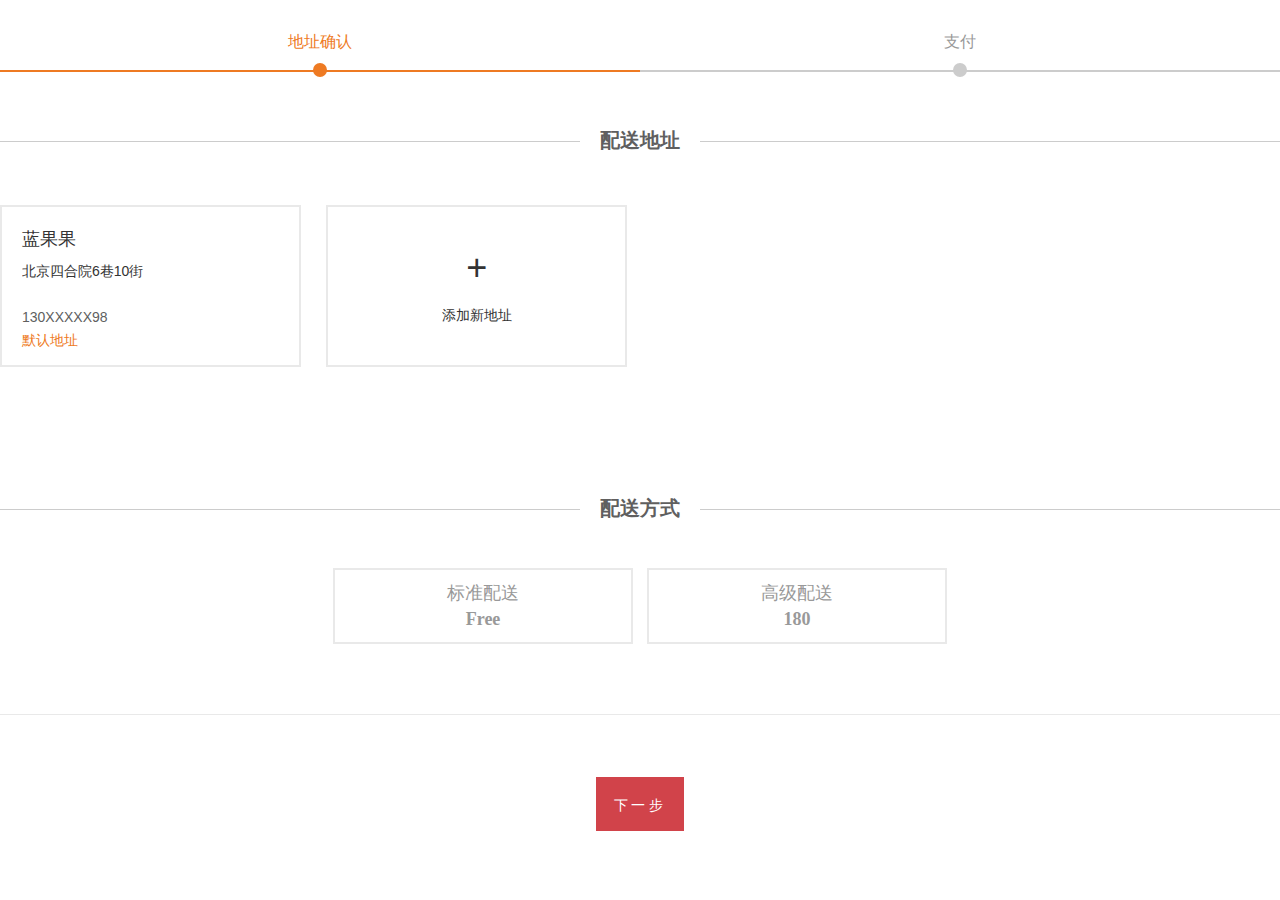
<file: location.html>
<!DOCTYPE html>
<html lang="en">
<head>
    <meta charset="UTF-8">
    <meta name="viewport" content="width=device-width, initial-scale=1.0">
    <meta http-equiv="X-UA-Compatible" content="ie=edge">
    <title>地址确定</title>
    <link href="css/base.css" rel="stylesheet">
    <link href="css/checkout.css" rel="stylesheet">
    <link href="css/modal.css" rel="stylesheet">
</head>
<body>
        <div class="container">
                <div class="checkout-addr">
                  <!-- process step -->
                  <div class="check-step">
                    <ul>
                      <li class="cur">地址确认</li>
                     
                      <li>支付</li>
                      
                    </ul>
                  </div>
          
                  <!-- 配送地址 -->
                  <div class="checkout-title">
                    <span>配送地址</span>
                  </div>
                  <div class="addr-list-wrap">
                    <div class="addr-list">
                      <ul>
                        <li>
                          <dl>
                            <dt>蓝果果</dt>
                            <dd class="address">北京四合院6巷10街</dd>
                            <dd class="tel">130XXXXX98</dd>
                          </dl>
                          <div class="addr-opration addr-edit">
                            <a href="javascript:;" class="addr-edit-btn">
                              <svg class="icon icon-edit"><use xlink:href="#icon-edit"></use></svg>
                            </a>
                          </div>
                          <div class="addr-opration addr-del">
                            <a href="javascript:;" class="addr-del-btn">
                              <svg class="icon icon-del"><use xlink:href="#icon-del"></use></svg>
                            </a>
                          </div>
                          <div class="addr-opration addr-set-default">
                            <a href="javascript:;" class="addr-set-default-btn"><i>设为默认</i></a>
                          </div>
                          <div class="addr-opration addr-default">默认地址</div>
                        </li>
          
                        <li class="addr-new">
                          <div class="add-new-inner">
                            <i class="icon-add" style="
                            font-size: 36px;
                        ">
                              +
                            </i>
                            <p>添加新地址</p>
                          </div>
                        </li>
                      </ul>
                    </div>
          
                
                  </div>
          
                <!-- 如何配送 -->
                  <div class="checkout-title">
                    <span>配送方式</span>
                  </div>
                  <div class="shipping-method-wrap">
                    <div class="shipping-method">
                      <ul>
                        <li>
                          <div class="name">标准配送</div>
                          <div class="price">Free</div>
                        </li>
                        <li>
                          <div class="name">高级配送</div>
                          <div class="price">180</div>
                        </li>
                      </ul>
                    </div>
                  </div>
                  <div class="next-btn-wrap">
                    <a href="./payment.html" class="btn btn--red">下一步</a>
                  </div>
                 
               
                </div>
              </div>
</body>
</html>
</file>
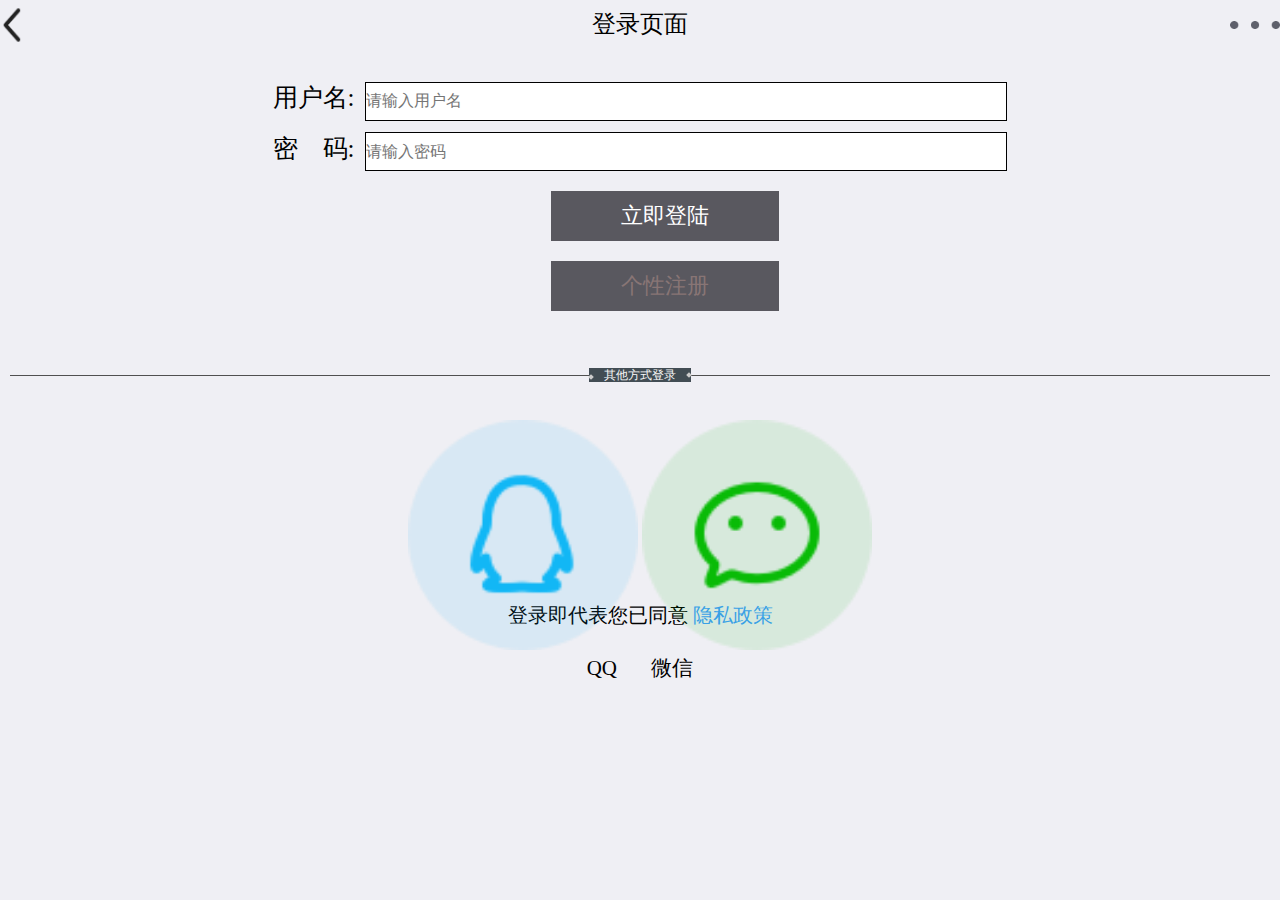
<file: login.html>
<!DOCTYPE html>
<html lang="en">

<head>
    <meta charset="UTF-8">
    <meta name="viewport" content="width=device-width, initial-scale=1.0">
    <meta http-equiv="X-UA-Compatible" content="ie=edge">
    <title>登陆界面</title>

    <script type="text/javascript">
        function foo() {

            if (myform.name.value == "") {
                alert("请输入用户名");
                myform.name.focus();
                return false;
            }
            if (myform.pwd.value == "") {
                alert("请输入密码");
                myform.pwd.focus();
                return false;
            }
            if (myform.yzm.value == "") {
                alert("请输入验证码");
                myform.yzm.focus();
                return false;
            }
        }
    </script>

    <style type="text/css">
    *{
        margin: 0;
        padding: 0;
    }
    html{
        height: 100%;
    }
    body{
        /* background-image: url(https://timgsa.baidu.com/timg?image&quality=80&size=b9999_10000&sec=1551947686862&di=583a6ed32de492dafe797166cd9ac2d9&imgtype=0&src=http%3A%2F%2Fimg.htmleaf.com%2F1502%2Fdm4.jpg); */
        background: #efeff4;
background-size: cover;
background-repeat: no-repeat;
    }
a {
    text-emphasis: none;
    color: #887575;
    text-decoration: none;
}

.container {
    width: 100%;
    text-align: center;
    border-radius: 25px;
    font-size: 28px;
    /* box-shadow: 0 0 20px #222; */
    /* width: 380px; */
    /* height: 400px; */
    height: 100%;
    /* margin: 0 auto; */
    /* margin-top: 200px; */
    /* background-color: rgba(152, 242, 242, 0.23); */
}

        div.right {
            position: relative;
          
            top: 20px;
        }
        .right p {
    font-size: 25px;
    margin-top: 11px;
}
 input {
    /* width: 180px; */
    width: 50%;
    height: 37px;
    border: none;
    outline: none;
    border: 1px solid;
    margin: 0 0 0 11px;
    font-size: 16px;

}
button {
    background-color: rgba(2, 0, 8, 0.63);
    border: none;
    /* color: #110c0f; */
    color: white;
    padding: 10px 70px;
    text-align: center;
    display: inline-block;
    font-size: 22px;
    cursor: pointer;
  
    margin-top: 9px;
    margin-left: 50px;
}
.buTT{
    /* background-color: rgba(2, 0, 8, 0.63); */
    border: none;
    /* color: #110c0f; */
    /* color: white; */
    padding: 10px 70px;
    text-align: center;
    display: inline-block;
    font-size: 25px;
    cursor: pointer;
    margin-top: 30px;
    margin-left: 50px;  
}
.buTT::before{

}
em{
    font-style: normal;
}
header {
    position: relative;
}
header {
    /* height: 100%; */
    line-height: 49px;
    width: 100%;
    /* background: #a3cbd8; */
    font-size: 1.17rem;
    z-index: 999;
    text-align: center;
}
header::after{
    content: "";
    position: absolute;
    z-index: 1;
    pointer-events: none;
    /* background-color: #e5e5e5; */
    height: 1px;
    left: 0;
    right: 0;
    bottom: 0;
}
.icon {
    width: 44px;
    height: 50px;
    display: block;
    position: absolute;
    /* margin-top: 5px; */
}
i{
    width: 50px;
    height: 50px;
    
}
.icon .zuojiantou img{
    width: 100%;
    height: 100%;
    
}
.right_dian{
    display: inline-block;
    width: 50px;
    height: 50px;
    position: absolute;
    right: 0;
    background: url([data-uri]) no-repeat 50%;
    background-size: 100%;
}
.gouwuche{
    font-size: 24px;
}
.login-type {
    margin-top:4.88rem
}
.quick-login {
    height: 105px;
    position: relative;
    padding: 24px 0 0;
    /* border-top: 1px solid #efefef; */
    text-align: center;
}
.quick-login h4 {
    font-size: 2.12rem;
    font-weight: 400;
    position: absolute;
    top: 1.86rem;
    left: 40%;
    background-color: #fff;
    padding: .05rem .15rem;
    color: #ccc;
}
.quick-qq {
    height: 105px;
    position: relative;
    padding: 24px 0 0;
    /* border-top: 1px solid #efefef; */
    text-align: center;
}
.quick-qq .txt-qq{
    font-size: 21px;
    font-weight: 400
}
.txt-qq span{
    margin-left: 29px;
}

.agreement-tips {
    margin-top: 59px;
    text-align: center;
    font-size: 33px;
    color: #bebebe;
}
.agreement-tips p{
    font-size: 20px;
    color: black;
}

.agreement-tips a {
    width: auto;
    margin: 0;
    color: #409eff;
}

/* 可能还想要 */
.shopcart{
    position: relative;
    margin: 15px 0;
    height: 1em;
    line-height: 1em;
    text-align: center;
    font-size: 12px;
    color: #f9f9f9;
}
.shopcart-title{
    z-index: 2;
    position: relative;
    padding: 0 15px;
    background-color: #424d54;
}
/*  */
.shopcart::after{
    content: "";
    position: absolute;
    z-index: 1;
    pointer-events: none;
    background-color: #505050;
    height: 1px;
    left: 0;
    right: 0;
    top: 0;
    left: 10px;
    right: 10px;
    top: 50%;
}

.shopcart-title::before{
    content: "";
    position: absolute;
    left: 0;
    top: 50%;
    /* margin-top: -2px; */
    width: 4px;
    height: 4px;
    background-color: #ccc;
    -webkit-transform: rotate(45deg);
    transform: rotate(45deg);
}
.shopcart-title::after{
    content: "";
    position: absolute;
    right: 0;
    top: 50%;
    margin-top: -2px;
    width: 4px;
    height: 4px;
    background-color: #ccc;
    -webkit-transform: rotate(45deg);
    transform: rotate(45deg);
}

    </style>

</head>

<body>
    <header id="header">
        <span class="icon">
            <a href="./index.html"> <i class="zuojiantou"><img src="./images/zuobian1.png" alt=""></i></a>
        </span>
        <span class="gouwuche">登录页面</span>
        <div class="right_dian"></div>
    </header>

    <form name="myform" method="POST">

        <div class="container" style="font-size:17px">
            <div class="right">
             

                <p>
                    用户名:<input type="text" name="username" id="name" placeholder="请输入用户名">
                </p>

                <p>
                    密&#12288码:<input type="password" name="password" id="pwd" placeholder="请输入密码">
                </p>


                


                <p>
                    <button class="button">立即登陆</button>
                   <p>  <button> <a href="reg.html">个性注册</a></button></p>
                </p>


            </div>
        </div>

        <div class="login-type">
            <div class="shopcart">
                <span class="shopcart-title">
                    其他方式登录
                </span>
            </div>
            
            <div class="quick-qq">
                <i class="icon-img"><img style="width:18%" src="[data-uri]" alt="">
                    <img style="width:18%" src="[data-uri]" alt="">
                </i>
                <p class="txt-qq">QQ
                    <span>微信</span>
                </p>
                
                
            </div>


            <br>
        
        </div>

        <div class="agreement-tips">
            <p>登录即代表您已同意
                <a href="###">隐私政策</a>
            </p>
        </div>











        <script>
            var btn = document.querySelector("button");
            btn.addEventListener("click", onSubmit)



            var xmlhttp;

            var username, password;
            function loadXMLDoc(url, cfunc, data) {
                if (window.XMLHttpRequest) {// IE7+, Firefox, Chrome, Opera, Safari 代码
                    xmlhttp = new XMLHttpRequest();
                }
                else {// IE6, IE5 代码
                    xmlhttp = new ActiveXObject("Microsoft.XMLHTTP");
                }

                xmlhttp.onreadystatechange = cfunc;
                xmlhttp.open("POST", url, true);

                xmlhttp.setRequestHeader("Content-type", "application/x-www-form-urlencoded");

                xmlhttp.send(data);
            }

            function onSubmit(ev) {
                ev.preventDefault();
                username = document.querySelector("#name").value
                password = document.querySelector("#pwd").value

                var data = `username=${username}&password=${password}`

                loadXMLDoc("./php/login.php", function () {
                    if (xmlhttp.readyState == 4 && xmlhttp.status == 200) {
                        localStorage.setItem("name", xmlhttp.responseText);
                        location.href = "index.html"
                    }
                }, data);

                window.alert('登录成功！')
                
                // fetch('login.php')
                //     .then(response => response.json())
                //     .then(data => {
                //         // data就是我们请求的repos
                //         console.log(data)
                //     });
            }

        </script>




    </form>
</body>

</html>
</file>
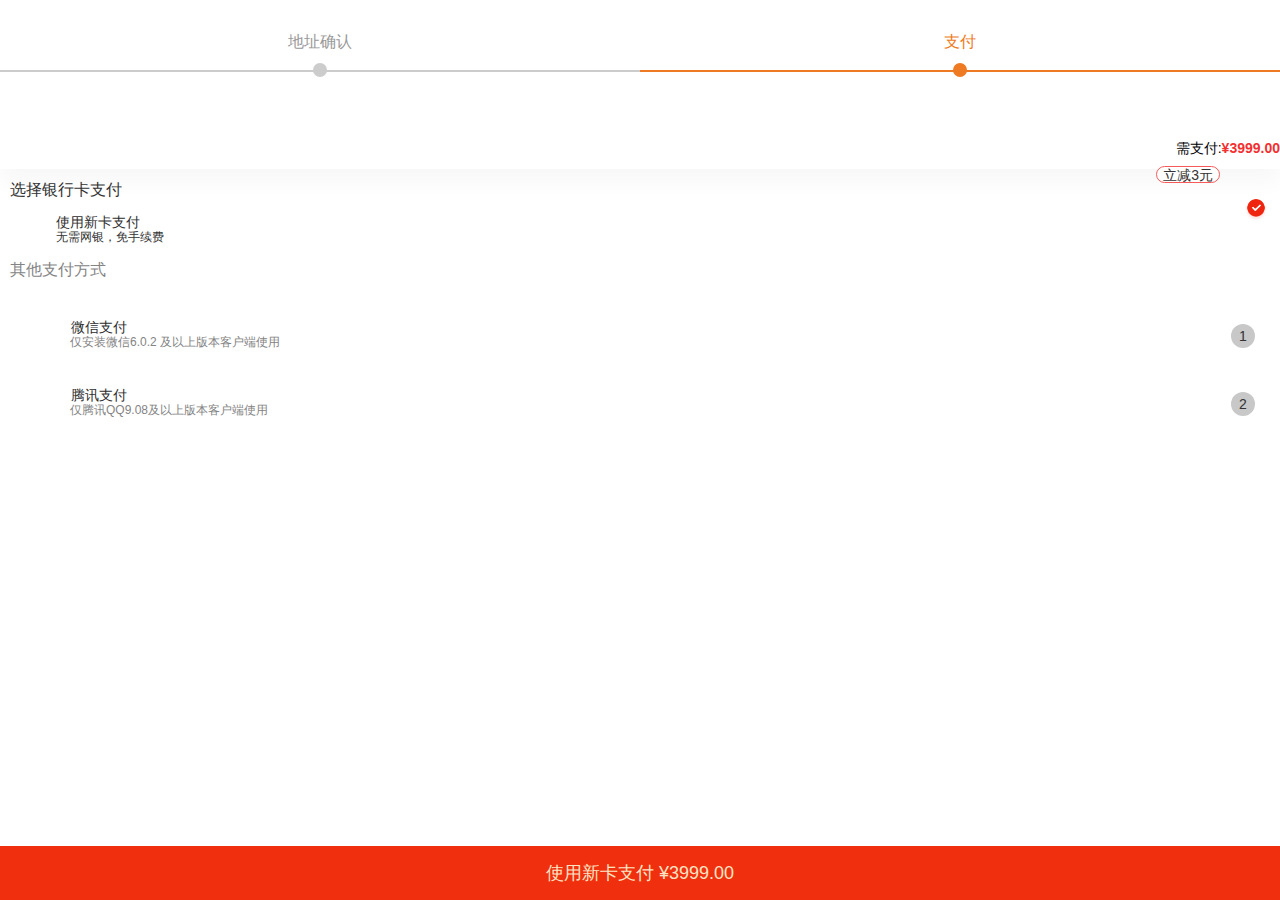
<file: payment.html>
<!DOCTYPE html>
<html lang="en">

<head>
    <meta charset="UTF-8">
    <meta name="viewport" content="width=device-width, initial-scale=1.0">
    <meta http-equiv="X-UA-Compatible" content="ie=edge">
    <title>确认支付</title>
    <link href="css/base.css" rel="stylesheet">
    <link href="css/checkout.1.css" rel="stylesheet">
    <link rel="stylesheet" href="css/zhifu.css">
</head>

<body>
    <div class="container">
        <div class="checkout-addr">
            <!-- process step -->
            <div class="check-step">
                <ul>
                    <li>地址确认</li>

                    <li class="cur">支付</li>

                </ul>
            </div>
        </div>

        <div class="order-bar-wrap">
            <div class="order-bar">
                <span class="JS-pay-tip pay-tip">需支付:</span>
                <span class="pay-total">
                    <strong class="JS-pay-total">¥3999<em>.00</em></strong>
                </span>
            </div>
        </div>

        <div class="main-contain">
            <h3 style="display: block;">选择银行卡支付</h3>
            <ul class="pay-list">
                <li>
                    <a href="" class="pay-list-link">
                        <span class="pay-icon"></span>
                        <span class="title-main">使用新卡支付</span>
                        <span class="choose-coupons" style="display: inline-block;"><span>立减3元</span></span>
                        <span class="title-vice">无需网银，免手续费</span>
                    </a>
                </li>
            </ul>


        </div>
        <h3 class="tille-bar" style="display: block; margin-top: 30px;padding-left: 10px">其他支付方式</h3>

        <div class="weixinzhifu">
            <ul>

                <li><a href="###"><span class="pay-icon1"></span>
                        <span class="wei-price">微信支付</span>
                        <span class="title-vice1">仅安装微信6.0.2 及以上版本客户端使用</span></a></li>
                <button type="text">1
            </ul>
        </div>

        <div class="weixinzhifu">
            <ul>

                <li><a href="###"><span class="pay-icon2"></span>
                        <span class="wei-price">腾讯支付</span>
                        <span class="title-vice1">仅腾讯QQ9.08及以上版本客户端使用</span></a></li>
                <button type="text">2
            </ul>
        </div>


        <a href="javascript:;" class="pay-next" style="display: inline;" onclick="shopnext()">使用新卡支付 ¥3999.00</a>




    </div>
</body>
<script>
    shopnext=function(){
       
        alert('滴~~~~支付成功！')
        window.location.href="./index.html";
    }

</script>
</html>
</file>
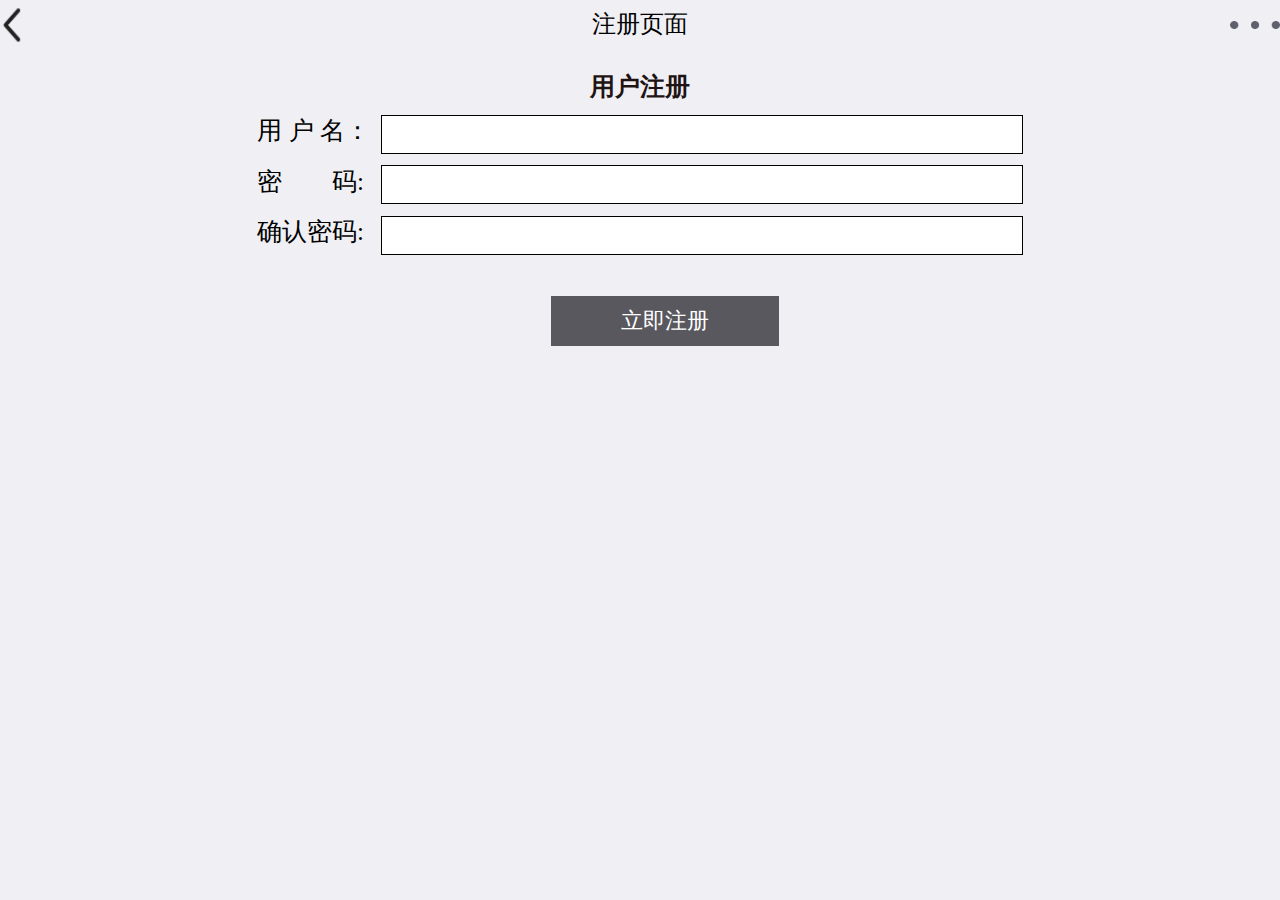
<file: reg.html>
<!DOCTYPE html>
<html lang="en">
<head>
    <meta charset="UTF-8">
    <meta name="viewport" content="width=device-width, initial-scale=1.0">
    <meta http-equiv="X-UA-Compatible" content="ie=edge">



 <title>登陆界面</title>

 <script type="text/javascript">
 function checkinput()
 {
 if(myform.name.value=="")
 {
 alert("请输入用户名");
 myform.name.focus();
 return false;
 }
 if (myform.pwd.value=="")
 {
 alert("请输入密码");
 myform.pwd.focus();
 return false;
 }

 if(myform.pwd.value != myform.pwdconfirm.value){
 alert("你输入的两次密码不一致，请重新输入！");
 myform.pwd.focus();
 return false;
 }

 if (myform.yzm.value=="")
 {
 alert("请输入验证码");
 myform.yzm.focus();
 return false;
 }

 }
 </script>
 <style type="text/css">
    *{
        margin: 0;
        padding: 0;

    }
html{
    height: 100%;
}
 body{background-color: rgba(223, 255, 231, 0.28);
 background: #efeff4;
 font-size: 18px;
/* background-image: url(https://timgsa.baidu.com/timg?image&quality=80&size=b9999_10000&sec=1551947686862&di=583a6ed32de492dafe797166cd9ac2d9&imgtype=0&src=http%3A%2F%2Fimg.htmleaf.com%2F1502%2Fdm4.jpg); */
background-size: cover;
background-repeat: no-repeat;
 }

 .container {
    width: 100%;
    text-align: center;
    border-radius: 25px;
    font-size: 28px;
    /* box-shadow: 0 0 20px #222; */
    /* width: 380px; */
    /* height: 400px; */
    height: 100%;
    /* margin: 0 auto; */
    /* margin-top: 200px; */
    /* background-color: rgba(152, 242, 242, 0.23); */
}
 .right {
 position: relative;
 /* left: 40px; */
 top: 20px;

 }
 .right p {
    font-size: 25px;
    margin-top: 11px;
}
input {
    /* width: 180px; */
    width: 50%;
    height: 37px;
    border: none;
    outline: none;
    border: 1px solid;
    margin: 0 0 0 11px;
    font-size: 16px;
}

button {
    background-color: rgba(2, 0, 8, 0.63);
    border: none;
    /* color: #110c0f; */
    color: white;
    padding: 10px 70px;
    text-align: center;
    display: inline-block;
    font-size: 22px;
    cursor: pointer;
    margin-top: 30px;
    margin-left: 50px;
}

em{
    font-style: normal;
}
header {
    position: relative;
}
header {
    /* height: 100%; */
    line-height: 49px;
    width: 100%;
    /* background: #a3cbd8; */
    font-size: 1.17rem;
    z-index: 999;
    text-align: center;
}
header::after{
    content: "";
    position: absolute;
    z-index: 1;
    pointer-events: none;
    /* background-color: #e5e5e5; */
    height: 1px;
    left: 0;
    right: 0;
    bottom: 0;
}
.icon {
    width: 44px;
    height: 50px;
    display: block;
    position: absolute;
    /* margin-top: 5px; */
}
i{
    width: 50px;
    height: 50px;
    
}
.icon .zuojiantou img{
    width: 100%;
    height: 100%;
    
}
.right_dian{
    display: inline-block;
    width: 50px;
    height: 50px;
    position: absolute;
    right: 0;
    background: url([data-uri]) no-repeat 50%;
    background-size: 100%;
}
.gouwuche{
    font-size: 24px;
}
 </style>


</head>
<body>


    <header id="header">
        <span class="icon">
            <a href="./login.html"> <i class="zuojiantou"><img src="./images/zuobian1.png" alt=""></i></a>
        </span>
        <span class="gouwuche">注册页面</span>
        <div class="right_dian"></div>
    </header>


<form action="./php/reg.php" method="post" name="myform" onsubmit=" return checkinput();" >
 <div class="container">
 <div class="right">
 <h2 style="color:#1f1313; font-size: 25px;">用户注册</h2>

 <p>用 户 名：<input type="text" name="name" id="name"></p>
 <p>密　　码: <input type="password" name="pwd" id="pwd"></p>
 <p>确认密码: <input type="password" name="pwdconfirm" id="pwdconfirm"></p>

 <p><button type="submit" value="注册" >立即注册</button></p>
 </div>
 </div>
 </form>
</body>
</html>
</file>
<file: css/base.css>
/* base */
*,
*::before,
*::after {
  box-sizing: border-box; }

html,
body {
  overflow-x: hidden; }

html {
  font-family: sans-serif;
  font-size: 100%;
  -ms-text-size-adjust: 100%;
  -webkit-text-size-adjust: 100%; }

body {
  margin: 0;
  padding: 0; }

ul, ol {
  list-style: none;
  margin: 0;
  padding: 0; }

div, p, dl, dt, dd {
  margin: 0;
  padding: 0; }

li,
dl,
dt,
dd,
h1,
h2,
h3,
h4,
h5,
h6,
hgroup,
p,
blockquote,
figure,
form,
fieldset,
input,
legend,
pre,
abbr,
button {
  margin: 0;
  padding: 0; }

h1,
h2,
h3,
h4,
h5,
h6 {
  font-weight: normal; }

pre,
code,
address,
caption,
th,
figcaption {
  font-size: 1em;
  font-weight: normal;
  font-style: normal; }

fieldset,
iframe,
img {
  border: 0; }

caption,
th {
  text-align: left; }

table {
  border-collapse: collapse;
  border-spacing: 0; }

article,
aside,
footer,
header,
nav,
main,
section,
summary,
details,
figure,
figcaption {
  display: block; }

audio,
canvas,
video,
progress {
  display: inline-block;
  vertical-align: baseline; }

button {
  background: none;
  border: 0;
  box-sizing: border-box;
  color: inherit;
  cursor: pointer;
  font: inherit;
  line-height: inherit;
  overflow: visible;
  vertical-align: inherit; }

button:disabled {
  cursor: default; }

a {
  color: inherit;
  text-decoration: none; }

a:active,
a:hover {
  outline: 0; }

h1 {
  font-size: 2em; }

img {
  border: 0; }

[hidden] {
  display: none; }

.nobr {
  white-space: nowrap; }

i,
em,
code {
  font-style: normal; }

b,
strong {
  font-weight: bold; }

sub,
sup {
  font-size: 75%;
  line-height: 0;
  position: relative;
  vertical-align: baseline; }

sup {
  top: -0.5em; }

button,
input,
select,
textarea {
  font-family: inherit;
  /* 1 */
  font-size: 100%;
  /* 2 */
  margin: 0;
  /* 3 */ }

input:focus,
select:focus,
textarea:focus,
button:focus, button:active {
  outline: none; }

table {
  border-collapse: collapse;
  border-spacing: 0; }

.clearfix:after {
  visibility: hidden;
  display: block;
  content: " ";
  clear: both; }

.clearfix {
  zoom: 1; }

@media print {
  body,
  #main,
  #content {
    color: #000; }
  a,
  a:link,
  a:visited {
    color: #000;
    text-decoration: none; } }


html {
  font-size: 10px; }

body {
  font-size: 1.4rem;
  font-family: sans-serif;
  color: #333;
  font-family: "akkurat", sans-serif; }

.container {
  max-width: 1280px;
  margin: 0 auto; }

@media only screen and (max-width: 1280px) {
  .container {
    width: 100%; } }

.btn {
  display: inline-block;
  height: 54px;
  line-height: 54px;
  padding: 0 1.2em;
  text-align: center;
  font-size: 18px;
  font-family: "moderat", sans-serif;
  transition: all .3s ease-out; }
  .btn:hover {
    background-color: #fff;
    color: #e02614;
    transition: all .3s ease-out; }

.btn--orange {
  background-color: #EE7A23;
  border: 1px #EE7A23 solid;
  color: #fff; }
  .btn--orange:hover {
    background-color: #fff;
    color: #EE7A23; }

.btn--white {
  background-color: #fff;
  border: 1px #d1434a solid;
  color: #d1434a; }
  .btn--white:hover {
    background-color: #d1434a;
    color: #fff; }

.btn--red {
  background-color: #d1434a;
  border: 1px #d1434a solid;
  color: #fff; }
  .btn--red:hover {
    background-color: #fff;
    color: #d1434a; }

.btn--gray-white {
  background-color: none;
  border: 1px #605F5F solid;
  color: #605F5F; }
  .btn--gray-white:hover {
    background-color: #605F5F;
    color: #fff; }

.btn--dis {
  background-color: #ccc;
  border: 1px #ccc solid;
  color: #fff;
  cursor: disabled; }
  .btn--dis:hover {
    background-color: #ccc;
    color: #fff; }

input[type="text"], textarea {
  padding: .5em 20px;
  border: 1px solid #bbb;
  background: white; }

.up-down-btn {
  color: #EE7A23; }

.i-up-down {
  position: relative;
  display: inline-block;
  width: 14px;
  height: 6px;
  vertical-align: middle;
  z-index: 2;
  -ms-transform: translateY(2px);
      transform: translateY(2px);
  transition: transform .3s ease-out; }
  .i-up-down i {
    position: absolute;
    top: 0;
    width: 8px;
    height: 1px;
    background: #EE7A23; }
  .i-up-down .i-up-down-l {
    left: 0;
    -ms-transform: rotate(40deg);
        transform: rotate(40deg);
    transition: transform .3s ease-out; }
  .i-up-down .i-up-down-r {
    right: 0;
    -ms-transform: rotate(-40deg);
        transform: rotate(-40deg);
    transition: all .3s ease-out; }

.select-self {
  position: relative;
  display: inline-block;
  cursor: pointer; }

.select-self-area {
  width: auto;
  background: #f0f0f0;
  border-radius: 3px;
  min-width: 50px;
  max-width: 240px;
  height: 30px;
  line-height: 30px; }
  .select-self-area .select-ipt {
    display: block;
    height: 100%;
    padding: 0 2em 0 1em;
    border: 0;
    color: #605F5F;
    overflow: hidden; }
  .select-self-area .select-btn {
    position: absolute;
    right: 0;
    top: 0;
    width: 1.286em;
    height: 100%;
    background: #fff;
    border: 1px solid #ccc;
    border-radius: 3px;
    text-align: center; }
    .select-self-area .select-btn .i-up-down {
      width: 8px;
      top: 0;
      left: 0; }
      .select-self-area .select-btn .i-up-down i {
        width: 5px;
        height: 2px;
        background-color: #605F5F; }

.select-self-white .select-self-area {
  background: #fff;
  border: 1px solid #ccc;
  border-radius: 0; }

.select-self-white .select-btn {
  border: none;
  background: none; }

.select-options {
  display: none;
  position: absolute;
  top: 30px;
  left: 0;
  width: 100%;
  max-height: 210px;
  background: #f0f0f0;
  border-radius: 0 0 3px 3px;
  overflow-y: auto;
  z-index: 1; }
  .select-options li {
    padding: .5em 15px;
    border-top: 1px solid #e9e9e9;
    text-align: left; }
    .select-options li:hover {
      color: #EE7A23; }

.select-self-open {
  border-radius: 3px 3px 0 0; }
  .select-self-open .select-options {
    display: block; }
  .select-self-open .i-up-down .i-up-down-l {
    left: 0;
    -ms-transform: rotate(-40deg);
        transform: rotate(-40deg);
    transition: transform .3s ease-out; }
  .select-self-open .i-up-down .i-up-down-r {
    right: 0;
    -ms-transform: rotate(40deg);
        transform: rotate(40deg);
    transition: all .3s ease-out; }
  .select-self-open .select-options {
    z-index: 102; }

.select-self:hover, .up-down-btn:hover, .up-down-btn.open {
  transition: all .3s ease-out; }
  .select-self:hover .i-up-down-l, .up-down-btn:hover .i-up-down-l, .up-down-btn.open .i-up-down-l {
    -ms-transform: rotate(-40deg);
        transform: rotate(-40deg);
    transition: all .3s ease-out; }
  .select-self:hover .i-up-down-r, .up-down-btn:hover .i-up-down-r, .up-down-btn.open .i-up-down-r {
    -ms-transform: rotate(40deg);
        transform: rotate(40deg);
    transition: all .3s ease-out; }
</file>
<file: css/checkout.css>
@charset "UTF-8";
.check-step {
  padding: 5px 0; }
  .check-step ul {
    display: -ms-flexbox;
    display: flex;
    margin: 25px 0 50px 0; }
    .check-step ul:after {
      visibility: hidden;
      display: block;
      content: " ";
      clear: both; }
  .check-step li {
    position: relative;
    float: left;
    -ms-flex: 1;
    flex: 1;
    width: 25%;
    line-height: 1.5em;
    padding: 0 1em 1em 1em;
    border-bottom: 2px solid #ccc;
    color: #999;
    font-size: 16px;
    text-align: center; }
    .check-step li:after {
      position: absolute;
      bottom: -7px;
      left: 50%;
      margin-left: -7px;
      content: "";
      width: 14px;
      height: 14px;
      border-radius: 50%;
      background: #ccc; }
    .check-step li.cur {
      border-color: #EE7A23;
      color: #EE7A23; }
    .check-step li.cur:after {
      background: #EE7A23; }

@media only screen and (max-width: 767px) {
  .check-step ul {
    margin: 10px 0 25px 0; }
  .check-step li {
    font-size: 12px; } }

.addr-list ul:after {
  visibility: hidden;
  display: block;
  content: " ";
  clear: both; }

.addr-list li {
  position: relative;
  float: left;
  width: 23.5%;
  height: 162px;
  margin: 10px 2% 10px 0;
  padding: 20px 20px 40px 20px;
  background: #fff;
  border: 2px solid #e9e9e9;
  overflow: hidden;
  cursor: pointer; }
  .addr-list li dt {
    margin-bottom: 10px;
    font-size: 18px; }
  .addr-list li dd {
    margin-bottom: 6px;
    line-height: 20px; }
  .addr-list li .address {
    height: 40px;
    overflow: hidden; }
  .addr-list li .tel {
    color: #605F5F; }
  .addr-list li .addr-opration {
    position: absolute; }
    .addr-list li .addr-opration .icon {
      width: 100%;
      height: 100%; }
    .addr-list li .addr-opration:hover .icon {
      fill: #EE7A23; }
  .addr-list li .addr-edit {
    display: none;
    top: 20px;
    right: 20px;
    width: 20px;
    height: 20px; }
  .addr-list li .addr-del {
    display: none;
    bottom: 20px;
    right: 20px;
    width: 20px;
    height: 20px; }
  .addr-list li .addr-set-default, .addr-list li .addr-default {
    bottom: 15px;
    left: 20px;
    color: #EE7A23; }
.addr-list li .addr-set-default {
  display: none;
}
  .addr-list li:nth-child(4n) {
    margin-right: 0; }
  .addr-list li:hover {
    border-color: #EE7A23; }
  .addr-list li.addr-new {
    color: #333;
    text-align: center; }
    .addr-list li.addr-new .add-new-inner {
      padding-top: 20px; }
      .addr-list li.addr-new .add-new-inner .icon-add {
        display: inline-block;
        width: 50px;
        height: 50px; }
        .addr-list li.addr-new .add-new-inner .icon-add .icon-add {
          width: 50px;
          height: 50px;
          fill: #605F5F; }
      .addr-list li.addr-new .add-new-inner p {
        margin-top: 10px; }
  .addr-list li.check {
    border-color: #EE7A23;
    border-width: 2px; }
    .addr-list li.check .addr-opration {
      display: block; }

.shipping-addr-more {
  margin-top: 10px;
  text-align: center; }

@media only screen and (max-width: 991px) {
  .addr-list {
    padding: 0 10px; }
    .addr-list li {
      width: 49%;
      margin-right: 2%; }
      .addr-list li:nth-child(4n) {
        margin-right: 2%; }
      .addr-list li:nth-child(2n) {
        margin-right: 0; } }

@media only screen and (max-width: 767px) {
  .addr-list {
    padding: 0 10px; }
    .addr-list li {
      width: 100%;
      margin: 5px 0; } }

.cart-item {
  display: table;
  width: 100%; }

.cart-item-head {
  display: table-header-group;
  width: 100%; }
  .cart-item-head ul {
    display: table-row;
    width: 100%; }
  .cart-item-head li {
    display: table-cell;
    height: 54px;
    line-height: 54px;
    background: #605F5F;
    color: #fff;
    font-size: 18px;
    text-align: center; }
    .cart-item-head li:nth-child(2), .cart-item-head li:nth-child(3), .cart-item-head li:nth-child(4), .cart-item-head li:nth-child(5) {
      width: 12%;
      padding: 0 10px; }

.cart-item-list {
  display: table-row-group; }
  .cart-item-list > li {
    position: relative;
    display: table-row;
    padding: 36px 0; }
    .cart-item-list > li > div {
      position: relative;
      display: table-cell;
      text-align: center;
      vertical-align: top;
      border-bottom: 1px solid #e9e9e9; }
    .cart-item-list > li.disabled > div:after {
      position: absolute;
      top: 0;
      left: 0;
      content: "";
      width: 100%;
      height: 100%;
      background: rgba(96, 95, 95, 0.3);
      z-index: 5; }
  .cart-item-list .cart-tab-1 {
    min-height: 72px;
    padding: 36px 0;
    text-align: left;
    border-left: 1px solid #e9e9e9; }
  .cart-item-list .cart-tab-2 {
    padding-top: 64px; }
  .cart-item-list .cart-tab-3 {
    padding-top: 48px; }
  .cart-item-list .cart-tab-4 {
    padding-top: 64px; }
  .cart-item-list .cart-tab-5 {
    padding-top: 62px;
    border-right: 1px solid #e9e9e9; }
  .cart-item-list .cart-item-check {
    float: left;
    padding: 28px 0 28px 22px; }
  .cart-item-list .cart-item-pic {
    float: left;
    width: 80px;
    height: 72px;
    margin-left: 22px;
    border: 1px solid #e9e9e9;}
    .cart-item-list .cart-item-pic img {
      width: 100%;
      height: 100%;
      cursor:pointer;}
  .cart-item-list .cart-item-title {
    min-height: 58px;
    padding: 0 20px 0 160px; }
    .cart-item-list .cart-item-title .item-name {
      margin: 2px 0 10px;
      line-height: 16px;
      color: #000; }
    .cart-item-list .cart-item-title .item-count-down .icon-clock {
      width: 14px;
      height: 14px;
      fill: #605F5F;
      vertical-align: middle; }
    .cart-item-list .cart-item-title .item-count-down .item-count-down-time {
      display: inline-block;
      height: 14px;
      line-height: 14px;
      padding: 0 5px;
      background: #f0f0f0;
      font-size: 12px;
      color: #605F5F; }
  .cart-item-list .item-include {
    position: relative;
    padding-left: 160px; }
    .cart-item-list .item-include dl {
      padding-right: 60px; }
      .cart-item-list .item-include dl dt {
        float: left;
        width: 65px; }
      .cart-item-list .item-include dl dd {
        margin-bottom: 13px;
        padding-left: 65px;
        color: #999; }
      .cart-item-list .item-include dl:after {
        visibility: hidden;
        display: block;
        content: " ";
        clear: both; }
    .cart-item-list .item-include .item-include-more {
      position: absolute;
      right: 10px;
      top: 0; }
  .cart-item-list .item-stock {
    margin-top: 5px;
    font-size: 12px;
    color: #999; }
  .cart-item-list .item-stock-no {
    color: #d1434a; }
  .cart-item-list .item-price-total {
    color: #d1434a; }

.item-check-btn {
  display: inline-block;
  width: 16px;
  height: 16px;
  border: 1px solid #ccc;
  border-radius: 50%;
  text-align: center;
  vertical-align: middle;
  cursor: pointer; }
  .item-check-btn .icon-ok {
    display: none;
    width: 100%;
    height: 100%;
    fill: #fff;
    -ms-transform: scale(0.8);
        transform: scale(0.8); }
  .item-check-btn.check {
    background: #EE7A23;
    border-color: #EE7A23; }
    .item-check-btn.check .icon-ok {
      display: inline-block; }

.item-edit-btn {
  display: inline-block;
  width: 16px;
  height: 20px; }
  .item-edit-btn .icon-del {
    width: 100%;
    height: 100%;
    fill: #999; }

.order-item .cart-item-list .cart-item-title, .order-item .cart-item-list .item-include {
  padding-left: 122px; }

.order-item .select-self-area .select-ipt {
  padding: 0;
  text-align: center; }

@media only screen and (max-width: 991px) {
  .cart-item {
    display: block;
    background: #f0f0f0; }
  .cart-item-head {
    display: none; }
  .cart-item-list {
    display: block; }
    .cart-item-list > li {
      position: relative;
      display: block;
      margin-bottom: 10px;
      padding: 0;
      background: #fff;
      border-top: 1px solid #e9e9e9;
      border-bottom: 1px solid #e9e9e9; }
      .cart-item-list > li > div {
        position: static;
        display: block;
        border: none; }
      .cart-item-list > li.disabled:after {
        position: absolute;
        top: 0;
        left: 0;
        content: "";
        width: 100%;
        height: 100%;
        background: rgba(96, 95, 95, 0.3);
        z-index: 5; }
      .cart-item-list > li.disabled > div:after {
        display: none; }
    .cart-item-list .cart-tab-1 {
      padding: 18px 0 0 0;
      border: none; }
    .cart-item-list .cart-tab-2 {
      display: none; }
    .cart-item-list .cart-tab-3 {
      float: left;
      width: 50%;
      padding: 8px 0 8px 10px;
      text-align: left; }
    .cart-item-list .cart-tab-4 {
      float: right;
      width: 50%;
      padding: 15px 10px 14px 0;
      text-align: right; }
    .cart-item-list .cart-tab-5 {
      clear: both;
      padding: 0; }
    .cart-item-list .cart-item-check {
      padding-left: 10px; }
    .cart-item-list .cart-item-pic {
      margin-left: 10px; }
    .cart-item-list .cart-item-title {
      height: 72px;
      padding: 0 10px 0 126px; }
    .cart-item-list .item-include {
      clear: both;
      margin-top: 10px;
      padding: 0 10px 0 36px;
      border-bottom: 1px solid #e9e9e9; }
    .cart-item-list .item-quantity > div {
      display: inline-block;
      margin-right: 3px;
      vertical-align: middle; }
    .cart-item-list .item-stock {
      margin-top: 0; }
    .cart-item-list .cart-item-opration {
      position: absolute;
      top: 60px;
      right: 10px; }
  .order-item .cart-item-list .cart-item-title {
    padding-left: 100px; }
  .order-item .cart-item-list .item-include {
    padding-left: 10px; } }

.shipping-method {
  text-align: center; }
  .shipping-method li {
    display: inline-block;
    width: 300px;
    margin: 5px;
    padding: 10px;
    background: #fff;
    border: 2px solid #e9e9e9;
    font-size: 18px;
    line-height: 26px;
    text-align: center;
    color: #999;
    font-family: "Moderat";
    cursor: pointer; }
    .shipping-method li .price {
      font-weight: bold; }
    .shipping-method li.check {
      border-color: #EE7A23;
      color: #333; }
    .shipping-method li:hover {
      border-color: #EE7A23; }

@media only screen and (max-width: 767px) {
  .shipping-method {
    padding: 10px; }
    .shipping-method li {
      width: 100%;
      margin: 5px 0; } }

.apply-promotion {
  font-size: 0;
  text-align: center;
  background: #fff; }
  .apply-promotion li {
    display: inline-block;
    font-size: 14px;
    width: 25%;
    min-height: 114px;
    vertical-align: top; }
    .apply-promotion li p {
      margin-top: 12px;
      font-size: 18px; }
  .apply-promotion .type i {
    display: inline-block;
    width: 60px;
    height: 60px;
    background: url(../../img/icon_sprite@2x.png) no-repeat 0 0;
    background-size: 128px 122px; }
  .apply-promotion .type.type-cash i {
    background-position: -68px 0; }
  .apply-promotion .type.type-sale i {
    width: 66px; }
  .apply-promotion .type.type-off i {
    background-position: 0 -62px; }

@media only screen and (max-width: 767px) {
  .apply-promotion li {
    border-right: 1px solid #e9e9e9; }
    .apply-promotion li:last-child, .apply-promotion li:nth-child(4n) {
      border-right: none; }
    .apply-promotion li .type {
      -ms-transform: scale(0.66);
          transform: scale(0.66); } }

.price-count ul {
  display: table;
  width: 100%; }

.price-count li {
  display: table-row;
  font-size: 18px; }
  .price-count li span {
    display: table-cell;
    height: 36px;
    padding-right: 10px;
    vertical-align: top;
    text-align: right; }
    .price-count li span:first-child {
      color: #999; }
    .price-count li span:last-child {
      width: 110px; }

.price-count .order-total-price span:last-child {
  color: #d1434a; }

.tips_pop {
  position: relative; }
  .tips_pop .i_info {
    display: inline-block;
    width: 12px;
    height: 12px;
    background: url(../../img/info.png) no-repeat 0 0;
    background-size: 100% auto;
    border-radius: 50%; }
  .tips_pop .tips_pop_box {
    position: absolute;
    bottom: 28px;
    left: -250px;
    display: none;
    width: 274px;
    padding: 20px 10px;
    background: #fff;
    border: 1px solid #e9e9e9;
    border-radius: 5px; }
  .tips_pop .i_down {
    position: absolute;
    bottom: -6px;
    left: 250px;
    display: inline-block;
    width: 10px;
    height: 10px;
    border-right: 1px solid #e9e9e9;
    border-bottom: 1px solid #e9e9e9;
    background: #fff;
    -ms-transform: rotate(45deg);
        transform: rotate(45deg); }
  .tips_pop:hover .tips_pop_box {
    display: block; }

.tee_tips_pop {
  display: inline-block;
  margin-right: 44px;
  font-size: 14px;
  text-align: left; }
  .tee_tips_pop dt {
    margin-bottom: 10px;
    color: #333; }
  .tee_tips_pop .tee_pop_box em {
    display: inline-block;
    width: 190px;
    vertical-align: top; }
  .tee_tips_pop .tee_pop_box .price {
    width: 50px;
    text-align: right; }
  .tee_tips_pop .tee_pop_box .tee_total {
    margin-top: 13px;
    padding-top: 13px;
    border-top: 1px solid #f0f0f0; }
    .tee_tips_pop .tee_pop_box .tee_total em {
      color: #333; }
  .tee_tips_pop .tee_pop_box .price {
    color: #d1434a; }

@media only screen and (max-width: 991px) {
  .price-count li {
    font-size: 16px; }
    .price-count li span {
      height: 29px; } }

/*  订单成功  */
.order-create {
  padding: 30px 0 40px 0;
  background: #fff;
  text-align: center; }

.order-create-pic {
  width: 288px;
  margin: 0 auto;
  margin-bottom: 18px; }
  .order-create-pic img {
    width: 100%; }

.order-create-main h3 {
  margin-bottom: 18px;
  font-size: 32px;
  line-height: 1.5em; }

.order-create-main p {
  margin-bottom: 86px;
  font-size: 16px;
  line-height: 1.5em;
  color: #666; }

.order-create-main .order-create-btn-wrap {
  max-width: 460px;
  margin: 0 auto;
  padding: 0 5px; }
  .order-create-main .order-create-btn-wrap > div {
    float: left;
    width: 50%;
    padding: 0 10px; }
  .order-create-main .order-create-btn-wrap .btn {
    width: 100%;
    min-width: auto; }
  .order-create-main .order-create-btn-wrap:after {
    visibility: hidden;
    display: block;
    content: " ";
    clear: both; }

.order-create-main .get-lecode {
  margin-bottom: 40px;
  padding: 0 10px; }
  .order-create-main .get-lecode .lecode-main {
    max-width: 767px;
    margin: 0 auto 10px auto;
    padding: 37px 0;
    border: 1px dashed #EE7A23; }
    .order-create-main .get-lecode .lecode-main .lecode-num {
      margin-bottom: 20px;
      color: #EE7A23;
      font-size: 20px; }
  .order-create-main .get-lecode .get-lecode-tips {
    color: #999;
    line-height: 16px;
    line-height: 18px; }

@media only screen and (max-width: 767px) {
  .order-create-pic img {
    width: 55.55%; }
  .order-create-main h3 {
    margin-bottom: 10px;
    font-size: 20px; }
  .order-create-main p {
    margin-bottom: 40px; }
    .order-create-main p span {
      display: block; }
  .order-create-main .order-create-btn-wrap > div {
    padding: 0 5px; }
  .order-create-main .order-create-btn-wrap .btn {
    font-size: 16px; }
  .order-create-main .get-lecode .lecode-main {
    width: 100%; } }

.checkout .btn {
  min-width: 220px; }

.checkout-title {
  position: relative;
  margin-bottom: 41px;
  text-align: center; }
  .checkout-title span {
    position: relative;
    padding: 0 1em;
    background-color: #fff;
    font-family: "moderat", sans-serif;
    font-weight: bold;
    font-size: 20px;
    color: #605F5F;
    z-index: 1; }
  .checkout-title:before {
    position: absolute;
    top: 50%;
    left: 0;
    content: "";
    width: 100%;
    height: 1px;
    background: #ccc;
    z-index: 0; }

/** 确认地址 **/
.addr-list-wrap {
  min-height: 300px;
  padding-bottom: 40px; }

.shipping-method-wrap {
  padding-bottom: 65px; }

.checkout-addr .next-btn-wrap {
  padding: 62px 0;
  border-top: 1px solid #e9e9e9;
  text-align: center; }

/** cart **/
.cart {
  padding: 69px 0 54px 0; }

.cart-foot-wrap {
  height: 54px;
  line-height: 54px;
  margin-top: 18px; }
  .cart-foot-wrap .cart-foot-l {
    float: left;
    font-size: 16px;
    padding: 0 22px; }
  .cart-foot-wrap .item-all-check {
    float: left;
    color: #EE7A23; }
    .cart-foot-wrap .item-all-check .item-check-btn {
      margin-right: 18px; }
    .cart-foot-wrap .item-all-check span {
      vertical-align: middle; }
  .cart-foot-wrap .item-all-del {
    float: left;
    margin-top: 2px;
  }
  .cart-foot-wrap .cart-foot-r {
    float: right; }
  .cart-foot-wrap .item-total {
    float: left;
    margin-right: 31px;
    color: #605F5F;
    font-size: 18px; }
    .cart-foot-wrap .item-total .total-price {
      margin-left: 16px;
      color: #d1434a;
      font-family: "moderat", sans-serif; }
  .cart-foot-wrap .next-btn-wrap {
    float: right; }
  .cart-foot-wrap:after {
    visibility: hidden;
    display: block;
    content: " ";
    clear: both; }

/** order confirm **/
.checkout-order {
  padding: 69px 0 54px 0; }

.confirm-item-list-wrap {
  margin-bottom: 124px; }

.redeem-coupon-wrap {
  margin-bottom: 123px;
  text-align: center; }
  .redeem-coupon-wrap .text-redeem {
    width: 380px;
    height: 54px;
    line-height: 54px;
    margin-right: 16px;
    vertical-align: top; }

.apply-promotion-wrap {
  margin-bottom: 124px; }

.price-count-wrap {
  margin-bottom: 26px;
  padding-top: 62px;
  border-top: 1px solid #e9e9e9; }

.order-foot-wrap .prev-btn-wrap {
  float: left; }

.order-foot-wrap .next-btn-wrap {
  float: right; }

.order-foot-wrap:after {
  visibility: hidden;
  display: block;
  content: " ";
  clear: both; }

@media only screen and (max-width: 1280px) {
  .container {
    width: 100%; } }

@media only screen and (max-width: 991px) {
  .cart {
    padding-top: 40px; }
  .cart-foot-wrap .cart-foot-l {
    padding: 0 10px; } }

@media only screen and (max-width: 767px) {
  .checkout {
    background: #f0f0f0; }
  .checkout-title {
    margin: 0 10px 13px 10px; }
    .checkout-title span {
      font-size: 14px;
      background: #f0f0f0 !important; }
  .next-btn-wrap {
    position: fixed;
    bottom: 0;
    left: 0;
    width: 100%;
    z-index: 101; }
    .next-btn-wrap .btn {
      display: block;
      width: 100%; }
  .checkout-addr .next-btn-wrap {
    padding: 0;
    border: none; }
  .cart, .checkout-order {
    padding-top: 13px; }
  .cart-foot-wrap {
    height: 42px;
    line-height: 42px;
    margin: 0; }
    .cart-foot-wrap .cart-foot-l {
      display: none; }
    .cart-foot-wrap .item-total {
      float: none;
      margin-right: 10px;
      font-size: 16px; }
  .confirm-item-list-wrap, .redeem-coupon-wrap, .apply-promotion-wrap {
    margin-bottom: 23px; }
  .redeem-coupon-wrap .redeem-coupon {
    margin: 0 10px; }
  .redeem-coupon-wrap .text-redeem {
    width: 100%;
    margin-bottom: 8px; }
  .redeem-coupon-wrap .btn {
    width: 100%; }
  .price-count-wrap {
    margin: 0;
    padding-top: 0;
    border: none; }
  .tee_tips_pop {
    display: none; }
  .order-foot-wrap .prev-btn-wrap {
    display: none; }
  .addr-list-wrap {
    padding-bottom: 23px; } }

/** 订单详情 **/
</file>
<file: css/modal.css>
.md-modal {
    position: fixed;
    top: 50%;
    left: 50%;
    width: 535px;
    height: auto;
    -webkit-transform: translate(-50%,-50%);
    -ms-transform: translate(-50%,-50%);
    transform: translate(-50%,-50%);
    visibility: hidden;
    z-index: 201;
}
.md-modal-transition.md-show .md-modal-inner {
    -webkit-transform: translateY(0);
    -ms-transform: translateY(0);
    transform: translateY(0);
    opacity: 1;
    -webkit-transition: all .5s ease-out;
    transition: all .5s ease-out;
}
.md-modal-transition .md-modal-inner {
    background: #fff;
    -webkit-transform: translateY(20%);
    -ms-transform: translateY(20%);
    transform: translateY(20%);
    opacity: 0;
    -webkit-transition: all .3s ease-out;
    transition: all .3s ease-out;
}
.md-modal .md-modal-inner {
    padding: 60px 50px;
}
.md-modal .confirm-tips {
    min-height: 5.65em;
}
.md-modal .confirm-tips, .md-modal .alert-tips {
    font-size: 14px;
    font-weight: 200;
    text-align: center;
}
.md-modal .btn-wrap {
    margin-top: 20px;
    text-align: center;
    font-size: 0;
}
.md-modal .btn-wrap .btn {
    width: 45%;
    min-width: 80px;
    margin: 0 2.5%;
}
.md-modal .md-close {
    position: absolute;
    top: 7px;
    right: 7px;
    width: 34px;
    height: 34px;
    -webkit-transform: scale(0.5);
    -ms-transform: scale(0.5);
    transform: scale(0.5);
    text-indent: -8000px;
}
.md-modal .md-close:hover:before {
    -webkit-transform: rotate(-135deg);
    -ms-transform: rotate(-135deg);
    transform: rotate(-135deg);
}
.md-modal .md-close:hover:before, .md-modal .md-close:hover:after {
    -webkit-transition: -webkit-transform .3s ease-out;
    transition: -webkit-transform .3s ease-out;
    transition: transform .3s ease-out;
    transition: transform .3s ease-out,-webkit-transform .3s ease-out;
}
.md-modal .md-close:before {
    -webkit-transform: rotate(-45deg);
    -ms-transform: rotate(-45deg);
    transform: rotate(-45deg);
}
.md-modal .md-close:before, .md-modal .md-close:after {
    position: absolute;
    top: 16px;
    left: -4px;
    content: "";
    width: 44px;
    height: 3px;
    background: #605f5f;
    -webkit-transition: -webkit-transform .5s ease-out;
    transition: -webkit-transform .5s ease-out;
    transition: transform .5s ease-out;
    transition: transform .5s ease-out,-webkit-transform .5s ease-out;
}
.md-modal .md-close:hover:after {
    -webkit-transform: rotate(-45deg);
    -ms-transform: rotate(-45deg);
    transform: rotate(-45deg);
}
.md-modal .md-close:after {
    -webkit-transform: rotate(45deg);
    -ms-transform: rotate(45deg);
    transform: rotate(45deg);
}
.md-show {
    visibility: visible;
}

.md-overlay {
    position: fixed;
    top: 0;
    left: 0;
    width: 100%;
    height: 100%;
    background: rgba(0,0,0,0.5);
    z-index: 200;
}

.btn {
    display: inline-block;
    height: 54px;
    line-height: 54px;
    padding: 0 1.2em;
    text-align: center;
    font-size: 14px;
    font-family: "moderat",sans-serif;
    -webkit-transition: all .3s ease-out;
    transition: all .3s ease-out;
    border: 1px solid #d1434a;
    color: #d1434a;
    text-transform: uppercase;
    letter-spacing: .25em;
    white-space: nowrap;
}
.btn--m {
    height: 45px;
    line-height: 45px;
}
.btn--s{

    height:30px;
    line-height:30px;
}
input, select, button {
    vertical-align: middle;
}

.btn--m {
    height: 45px;
    line-height: 45px;
}
.btn--red {
    background-color: #d1434a;
    border-color: #d1434a;
    color: #fff;
}
.btn:hover, .btn[href]:hover {
    background-color: #d1434a;
    color: #fff;
    -webkit-transition: all .3s ease-out;
    transition: all .3s ease-out;
}
.btn--red:hover {
    background-color: #fff;
    color: #d1434a;
}
button {
    background: 0;
    border: 0;
    -webkit-box-sizing: border-box;
    box-sizing: border-box;
    color: inherit;
    cursor: pointer;
    font: inherit;
    line-height: inherit;
    overflow: visible;
    vertical-align: inherit;
}
.md-form-item{
    margin:10px;
}
.md-form-item__label {
    text-align: right;
    vertical-align: middle;
    float: left;
    font-size: 14px;
    color: #48576a;
    line-height: 1;
    padding: 11px 12px 11px 0;
    box-sizing: border-box;
}
.md-form-item__content {
    line-height: 36px;
    position: relative;
    font-size: 14px;
}
.md-input__inner {
    -webkit-appearance: none;
    -moz-appearance: none;
    appearance: none;
    background-color: #fff;
    background-image: none;
    border-radius: 4px;
    border: 1px solid #333;
    box-sizing: border-box;
    color: #1f2d3d;
    display: block;
    font-size: inherit;
    height: 36px;
    line-height: 1;
    outline: 0;
    padding: 3px 10px;
    transition: border-color .2s cubic-bezier(.645,.045,.355,1);
    width: 100%;
}
.md-input__inner:focus{border-color:#20a0ff}
</file>
<file: css/checkout.1.css>
@charset "UTF-8";
.check-step {
  padding: 5px 0; }
  .check-step ul {
    display: -ms-flexbox;
    display: flex;
    margin: 25px 0 50px 0; }
    .check-step ul:after {
      visibility: hidden;
      display: block;
      content: " ";
      clear: both; }
  .check-step li {
    position: relative;
    float: left;
    -ms-flex: 1;
    flex: 1;
    width: 25%;
    line-height: 1.5em;
    padding: 0 1em 1em 1em;
    border-bottom: 2px solid #ccc;
    color: #999;
    font-size: 16px;
    text-align: center; }
    .check-step li:after {
      position: absolute;
      bottom: -7px;
      left: 50%;
      margin-left: -7px;
      content: "";
      width: 14px;
      height: 14px;
      border-radius: 50%;
      background: #ccc; }
    .check-step li.cur {
      border-color: #EE7A23;
      color: #EE7A23; }
    .check-step li.cur:after {
      background: #EE7A23; }

@media only screen and (max-width: 767px) {
  .check-step ul {
    margin: 10px 0 25px 0; }
  .check-step li {
    font-size: 12px; } }

.addr-list ul:after {
  visibility: hidden;
  display: block;
  content: " ";
  clear: both; }

.addr-list li {
  position: relative;
  float: left;
  width: 23.5%;
  height: 162px;
  margin: 10px 2% 10px 0;
  padding: 20px 20px 40px 20px;
  background: #fff;
  border: 2px solid #e9e9e9;
  overflow: hidden;
  cursor: pointer; }
  .addr-list li dt {
    margin-bottom: 10px;
    font-size: 18px; }
  .addr-list li dd {
    margin-bottom: 6px;
    line-height: 20px; }
  .addr-list li .address {
    height: 40px;
    overflow: hidden; }
  .addr-list li .tel {
    color: #605F5F; }
  .addr-list li .addr-opration {
    position: absolute; }
    .addr-list li .addr-opration .icon {
      width: 100%;
      height: 100%; }
    .addr-list li .addr-opration:hover .icon {
      fill: #EE7A23; }
  .addr-list li .addr-edit {
    display: none;
    top: 20px;
    right: 20px;
    width: 20px;
    height: 20px; }
  .addr-list li .addr-del {
    display: none;
    bottom: 20px;
    right: 20px;
    width: 20px;
    height: 20px; }
  .addr-list li .addr-set-default, .addr-list li .addr-default {
    bottom: 15px;
    left: 20px;
    color: #EE7A23; }
.addr-list li .addr-set-default {
  display: none;
}
  .addr-list li:nth-child(4n) {
    margin-right: 0; }
  .addr-list li:hover {
    border-color: #EE7A23; }
  .addr-list li.addr-new {
    color: #333;
    text-align: center; }
    .addr-list li.addr-new .add-new-inner {
      padding-top: 20px; }
      .addr-list li.addr-new .add-new-inner .icon-add {
        display: inline-block;
        width: 50px;
        height: 50px; }
        .addr-list li.addr-new .add-new-inner .icon-add .icon-add {
          width: 50px;
          height: 50px;
          fill: #605F5F; }
      .addr-list li.addr-new .add-new-inner p {
        margin-top: 10px; }
  .addr-list li.check {
    border-color: #EE7A23;
    border-width: 2px; }
    .addr-list li.check .addr-opration {
      display: block; }

.shipping-addr-more {
  margin-top: 10px;
  text-align: center; }

@media only screen and (max-width: 991px) {
  .addr-list {
    padding: 0 10px; }
    .addr-list li {
      width: 49%;
      margin-right: 2%; }
      .addr-list li:nth-child(4n) {
        margin-right: 2%; }
      .addr-list li:nth-child(2n) {
        margin-right: 0; } }

@media only screen and (max-width: 767px) {
  .addr-list {
    padding: 0 10px; }
    .addr-list li {
      width: 100%;
      margin: 5px 0; } }

.cart-item {
  display: table;
  width: 100%; }

.cart-item-head {
  display: table-header-group;
  width: 100%; }
  .cart-item-head ul {
    display: table-row;
    width: 100%; }
  .cart-item-head li {
    display: table-cell;
    height: 54px;
    line-height: 54px;
    background: #605F5F;
    color: #fff;
    font-size: 18px;
    text-align: center; }
    .cart-item-head li:nth-child(2), .cart-item-head li:nth-child(3), .cart-item-head li:nth-child(4), .cart-item-head li:nth-child(5) {
      width: 12%;
      padding: 0 10px; }

.cart-item-list {
  display: table-row-group; }
  .cart-item-list > li {
    position: relative;
    display: table-row;
    padding: 36px 0; }
    .cart-item-list > li > div {
      position: relative;
      display: table-cell;
      text-align: center;
      vertical-align: top;
      border-bottom: 1px solid #e9e9e9; }
    .cart-item-list > li.disabled > div:after {
      position: absolute;
      top: 0;
      left: 0;
      content: "";
      width: 100%;
      height: 100%;
      background: rgba(96, 95, 95, 0.3);
      z-index: 5; }
  .cart-item-list .cart-tab-1 {
    min-height: 72px;
    padding: 36px 0;
    text-align: left;
    border-left: 1px solid #e9e9e9; }
  .cart-item-list .cart-tab-2 {
    padding-top: 64px; }
  .cart-item-list .cart-tab-3 {
    padding-top: 48px; }
  .cart-item-list .cart-tab-4 {
    padding-top: 64px; }
  .cart-item-list .cart-tab-5 {
    padding-top: 62px;
    border-right: 1px solid #e9e9e9; }
  .cart-item-list .cart-item-check {
    float: left;
    padding: 28px 0 28px 22px; }
  .cart-item-list .cart-item-pic {
    float: left;
    width: 80px;
    height: 72px;
    margin-left: 22px;
    border: 1px solid #e9e9e9;}
    .cart-item-list .cart-item-pic img {
      width: 100%;
      height: 100%;
      cursor:pointer;}
  .cart-item-list .cart-item-title {
    min-height: 58px;
    padding: 0 20px 0 160px; }
    .cart-item-list .cart-item-title .item-name {
      margin: 2px 0 10px;
      line-height: 16px;
      color: #000; }
    .cart-item-list .cart-item-title .item-count-down .icon-clock {
      width: 14px;
      height: 14px;
      fill: #605F5F;
      vertical-align: middle; }
    .cart-item-list .cart-item-title .item-count-down .item-count-down-time {
      display: inline-block;
      height: 14px;
      line-height: 14px;
      padding: 0 5px;
      background: #f0f0f0;
      font-size: 12px;
      color: #605F5F; }
  .cart-item-list .item-include {
    position: relative;
    padding-left: 160px; }
    .cart-item-list .item-include dl {
      padding-right: 60px; }
      .cart-item-list .item-include dl dt {
        float: left;
        width: 65px; }
      .cart-item-list .item-include dl dd {
        margin-bottom: 13px;
        padding-left: 65px;
        color: #999; }
      .cart-item-list .item-include dl:after {
        visibility: hidden;
        display: block;
        content: " ";
        clear: both; }
    .cart-item-list .item-include .item-include-more {
      position: absolute;
      right: 10px;
      top: 0; }
  .cart-item-list .item-stock {
    margin-top: 5px;
    font-size: 12px;
    color: #999; }
  .cart-item-list .item-stock-no {
    color: #d1434a; }
  .cart-item-list .item-price-total {
    color: #d1434a; }

.item-check-btn {
  display: inline-block;
  width: 16px;
  height: 16px;
  border: 1px solid #ccc;
  border-radius: 50%;
  text-align: center;
  vertical-align: middle;
  cursor: pointer; }
  .item-check-btn .icon-ok {
    display: none;
    width: 100%;
    height: 100%;
    fill: #fff;
    -ms-transform: scale(0.8);
        transform: scale(0.8); }
  .item-check-btn.check {
    background: #EE7A23;
    border-color: #EE7A23; }
    .item-check-btn.check .icon-ok {
      display: inline-block; }

.item-edit-btn {
  display: inline-block;
  width: 16px;
  height: 20px; }
  .item-edit-btn .icon-del {
    width: 100%;
    height: 100%;
    fill: #999; }

.order-item .cart-item-list .cart-item-title, .order-item .cart-item-list .item-include {
  padding-left: 122px; }

.order-item .select-self-area .select-ipt {
  padding: 0;
  text-align: center; }

@media only screen and (max-width: 991px) {
  .cart-item {
    display: block;
    background: #f0f0f0; }
  .cart-item-head {
    display: none; }
  .cart-item-list {
    display: block; }
    .cart-item-list > li {
      position: relative;
      display: block;
      margin-bottom: 10px;
      padding: 0;
      background: #fff;
      border-top: 1px solid #e9e9e9;
      border-bottom: 1px solid #e9e9e9; }
      .cart-item-list > li > div {
        position: static;
        display: block;
        border: none; }
      .cart-item-list > li.disabled:after {
        position: absolute;
        top: 0;
        left: 0;
        content: "";
        width: 100%;
        height: 100%;
        background: rgba(96, 95, 95, 0.3);
        z-index: 5; }
      .cart-item-list > li.disabled > div:after {
        display: none; }
    .cart-item-list .cart-tab-1 {
      padding: 18px 0 0 0;
      border: none; }
    .cart-item-list .cart-tab-2 {
      display: none; }
    .cart-item-list .cart-tab-3 {
      float: left;
      width: 50%;
      padding: 8px 0 8px 10px;
      text-align: left; }
    .cart-item-list .cart-tab-4 {
      float: right;
      width: 50%;
      padding: 15px 10px 14px 0;
      text-align: right; }
    .cart-item-list .cart-tab-5 {
      clear: both;
      padding: 0; }
    .cart-item-list .cart-item-check {
      padding-left: 10px; }
    .cart-item-list .cart-item-pic {
      margin-left: 10px; }
    .cart-item-list .cart-item-title {
      height: 72px;
      padding: 0 10px 0 126px; }
    .cart-item-list .item-include {
      clear: both;
      margin-top: 10px;
      padding: 0 10px 0 36px;
      border-bottom: 1px solid #e9e9e9; }
    .cart-item-list .item-quantity > div {
      display: inline-block;
      margin-right: 3px;
      vertical-align: middle; }
    .cart-item-list .item-stock {
      margin-top: 0; }
    .cart-item-list .cart-item-opration {
      position: absolute;
      top: 60px;
      right: 10px; }
  .order-item .cart-item-list .cart-item-title {
    padding-left: 100px; }
  .order-item .cart-item-list .item-include {
    padding-left: 10px; } }

.shipping-method {
  text-align: center; }
  .shipping-method li {
    display: inline-block;
    width: 300px;
    margin: 5px;
    padding: 10px;
    background: #fff;
    border: 2px solid #e9e9e9;
    font-size: 18px;
    line-height: 26px;
    text-align: center;
    color: #999;
    font-family: "Moderat";
    cursor: pointer; }
    .shipping-method li .price {
      font-weight: bold; }
    .shipping-method li.check {
      border-color: #EE7A23;
      color: #333; }
    .shipping-method li:hover {
      border-color: #EE7A23; }

@media only screen and (max-width: 767px) {
  .shipping-method {
    padding: 10px; }
    .shipping-method li {
      width: 100%;
      margin: 5px 0; } }

.apply-promotion {
  font-size: 0;
  text-align: center;
  background: #fff; }
  .apply-promotion li {
    display: inline-block;
    font-size: 14px;
    width: 25%;
    min-height: 114px;
    vertical-align: top; }
    .apply-promotion li p {
      margin-top: 12px;
      font-size: 18px; }
  .apply-promotion .type i {
    display: inline-block;
    width: 60px;
    height: 60px;
    background: url(../../img/icon_sprite@2x.png) no-repeat 0 0;
    background-size: 128px 122px; }
  .apply-promotion .type.type-cash i {
    background-position: -68px 0; }
  .apply-promotion .type.type-sale i {
    width: 66px; }
  .apply-promotion .type.type-off i {
    background-position: 0 -62px; }

@media only screen and (max-width: 767px) {
  .apply-promotion li {
    border-right: 1px solid #e9e9e9; }
    .apply-promotion li:last-child, .apply-promotion li:nth-child(4n) {
      border-right: none; }
    .apply-promotion li .type {
      -ms-transform: scale(0.66);
          transform: scale(0.66); } }

.price-count ul {
  display: table;
  width: 100%; }

.price-count li {
  display: table-row;
  font-size: 18px; }
  .price-count li span {
    display: table-cell;
    height: 36px;
    padding-right: 10px;
    vertical-align: top;
    text-align: right; }
    .price-count li span:first-child {
      color: #999; }
    .price-count li span:last-child {
      width: 110px; }

.price-count .order-total-price span:last-child {
  color: #d1434a; }

.tips_pop {
  position: relative; }
  .tips_pop .i_info {
    display: inline-block;
    width: 12px;
    height: 12px;
    background: url(../../img/info.png) no-repeat 0 0;
    background-size: 100% auto;
    border-radius: 50%; }
  .tips_pop .tips_pop_box {
    position: absolute;
    bottom: 28px;
    left: -250px;
    display: none;
    width: 274px;
    padding: 20px 10px;
    background: #fff;
    border: 1px solid #e9e9e9;
    border-radius: 5px; }
  .tips_pop .i_down {
    position: absolute;
    bottom: -6px;
    left: 250px;
    display: inline-block;
    width: 10px;
    height: 10px;
    border-right: 1px solid #e9e9e9;
    border-bottom: 1px solid #e9e9e9;
    background: #fff;
    -ms-transform: rotate(45deg);
        transform: rotate(45deg); }
  .tips_pop:hover .tips_pop_box {
    display: block; }

.tee_tips_pop {
  display: inline-block;
  margin-right: 44px;
  font-size: 14px;
  text-align: left; }
  .tee_tips_pop dt {
    margin-bottom: 10px;
    color: #333; }
  .tee_tips_pop .tee_pop_box em {
    display: inline-block;
    width: 190px;
    vertical-align: top; }
  .tee_tips_pop .tee_pop_box .price {
    width: 50px;
    text-align: right; }
  .tee_tips_pop .tee_pop_box .tee_total {
    margin-top: 13px;
    padding-top: 13px;
    border-top: 1px solid #f0f0f0; }
    .tee_tips_pop .tee_pop_box .tee_total em {
      color: #333; }
  .tee_tips_pop .tee_pop_box .price {
    color: #d1434a; }

@media only screen and (max-width: 991px) {
  .price-count li {
    font-size: 16px; }
    .price-count li span {
      height: 29px; } }

/*  订单成功  */
.order-create {
  padding: 30px 0 40px 0;
  background: #fff;
  text-align: center; }

.order-create-pic {
  width: 288px;
  margin: 0 auto;
  margin-bottom: 18px; }
  .order-create-pic img {
    width: 100%; }

.order-create-main h3 {
  margin-bottom: 18px;
  font-size: 32px;
  line-height: 1.5em; }

.order-create-main p {
  margin-bottom: 86px;
  font-size: 16px;
  line-height: 1.5em;
  color: #666; }

.order-create-main .order-create-btn-wrap {
  max-width: 460px;
  margin: 0 auto;
  padding: 0 5px; }
  .order-create-main .order-create-btn-wrap > div {
    float: left;
    width: 50%;
    padding: 0 10px; }
  .order-create-main .order-create-btn-wrap .btn {
    width: 100%;
    min-width: auto; }
  .order-create-main .order-create-btn-wrap:after {
    visibility: hidden;
    display: block;
    content: " ";
    clear: both; }

.order-create-main .get-lecode {
  margin-bottom: 40px;
  padding: 0 10px; }
  .order-create-main .get-lecode .lecode-main {
    max-width: 767px;
    margin: 0 auto 10px auto;
    padding: 37px 0;
    border: 1px dashed #EE7A23; }
    .order-create-main .get-lecode .lecode-main .lecode-num {
      margin-bottom: 20px;
      color: #EE7A23;
      font-size: 20px; }
  .order-create-main .get-lecode .get-lecode-tips {
    color: #999;
    line-height: 16px;
    line-height: 18px; }

@media only screen and (max-width: 767px) {
  .order-create-pic img {
    width: 55.55%; }
  .order-create-main h3 {
    margin-bottom: 10px;
    font-size: 20px; }
  .order-create-main p {
    margin-bottom: 40px; }
    .order-create-main p span {
      display: block; }
  .order-create-main .order-create-btn-wrap > div {
    padding: 0 5px; }
  .order-create-main .order-create-btn-wrap .btn {
    font-size: 16px; }
  .order-create-main .get-lecode .lecode-main {
    width: 100%; } }

.checkout .btn {
  min-width: 220px; }

.checkout-title {
  position: relative;
  margin-bottom: 41px;
  text-align: center; }
  .checkout-title span {
    position: relative;
    padding: 0 1em;
    background-color: #fff;
    font-family: "moderat", sans-serif;
    font-weight: bold;
    font-size: 20px;
    color: #605F5F;
    z-index: 1; }
  .checkout-title:before {
    position: absolute;
    top: 50%;
    left: 0;
    content: "";
    width: 100%;
    height: 1px;
    background: #ccc;
    z-index: 0; }

/** 确认地址 **/
.addr-list-wrap {
  min-height: 300px;
  padding-bottom: 40px; }

.shipping-method-wrap {
  padding-bottom: 65px; }

.checkout-addr .next-btn-wrap {
  padding: 62px 0;
  border-top: 1px solid #e9e9e9;
  text-align: center; }

/** cart **/
.cart {
  padding: 69px 0 54px 0; }

.cart-foot-wrap {
  height: 54px;
  line-height: 54px;
  margin-top: 18px; }
  .cart-foot-wrap .cart-foot-l {
    float: left;
    font-size: 16px;
    padding: 0 22px; }
  .cart-foot-wrap .item-all-check {
    float: left;
    color: #EE7A23; }
    .cart-foot-wrap .item-all-check .item-check-btn {
      margin-right: 18px; }
    .cart-foot-wrap .item-all-check span {
      vertical-align: middle; }
  .cart-foot-wrap .item-all-del {
    float: left;
    margin-top: 2px;
  }
  .cart-foot-wrap .cart-foot-r {
    float: right; }
  .cart-foot-wrap .item-total {
    float: left;
    margin-right: 31px;
    color: #605F5F;
    font-size: 18px; }
    .cart-foot-wrap .item-total .total-price {
      margin-left: 16px;
      color: #d1434a;
      font-family: "moderat", sans-serif; }
  .cart-foot-wrap .next-btn-wrap {
    float: right; }
  .cart-foot-wrap:after {
    visibility: hidden;
    display: block;
    content: " ";
    clear: both; }

/** order confirm **/
.checkout-order {
  padding: 69px 0 54px 0; }

.confirm-item-list-wrap {
  margin-bottom: 124px; }

.redeem-coupon-wrap {
  margin-bottom: 123px;
  text-align: center; }
  .redeem-coupon-wrap .text-redeem {
    width: 380px;
    height: 54px;
    line-height: 54px;
    margin-right: 16px;
    vertical-align: top; }

.apply-promotion-wrap {
  margin-bottom: 124px; }

.price-count-wrap {
  margin-bottom: 26px;
  padding-top: 62px;
  border-top: 1px solid #e9e9e9; }

.order-foot-wrap .prev-btn-wrap {
  float: left; }

.order-foot-wrap .next-btn-wrap {
  float: right; }

.order-foot-wrap:after {
  visibility: hidden;
  display: block;
  content: " ";
  clear: both; }

@media only screen and (max-width: 1280px) {
  .container {
    width: 100%; } }

@media only screen and (max-width: 991px) {
  .cart {
    padding-top: 40px; }
  .cart-foot-wrap .cart-foot-l {
    padding: 0 10px; } }

@media only screen and (max-width: 767px) {
  .checkout {
    background: #f0f0f0; }
  .checkout-title {
    margin: 0 10px 13px 10px; }
    .checkout-title span {
      font-size: 14px;
      background: #f0f0f0 !important; }
  .next-btn-wrap {
    position: fixed;
    bottom: 0;
    left: 0;
    width: 100%;
    z-index: 101; }
    .next-btn-wrap .btn {
      display: block;
      width: 100%; }
  .checkout-addr .next-btn-wrap {
    padding: 0;
    border: none; }
  .cart, .checkout-order {
    padding-top: 13px; }
  .cart-foot-wrap {
    height: 42px;
    line-height: 42px;
    margin: 0; }
    .cart-foot-wrap .cart-foot-l {
      display: none; }
    .cart-foot-wrap .item-total {
      float: none;
      margin-right: 10px;
      font-size: 16px; }
  .confirm-item-list-wrap, .redeem-coupon-wrap, .apply-promotion-wrap {
    margin-bottom: 23px; }
  .redeem-coupon-wrap .redeem-coupon {
    margin: 0 10px; }
  .redeem-coupon-wrap .text-redeem {
    width: 100%;
    margin-bottom: 8px; }
  .redeem-coupon-wrap .btn {
    width: 100%; }
  .price-count-wrap {
    margin: 0;
    padding-top: 0;
    border: none; }
  .tee_tips_pop {
    display: none; }
  .order-foot-wrap .prev-btn-wrap {
    display: none; }
  .addr-list-wrap {
    padding-bottom: 23px; } }

/** 订单详情 **/
</file>
<file: css/zhifu.css>
.order-bar {
    height: 42px;
    background-color: #fff;
    text-align: right;
    color: #000;
    line-height: 42px;
    box-shadow: 0 0 0 0 rgba(0,0,0,.05), 0 14px 20px 0 rgba(0,0,0,.03);
}
.pay-total {
    color: #f23030;
    float: right;
}
.main-contain{
    padding: 10px;
    width: 100%;

}
.pay-list{
    width: 100%;

}
.pay-list-link{
    margin-left: 10px;
}
.pay-icon {
    background-image: url(https://storage.360buyimg.com/payment-assets/sdk/bank/BANKCARD1.png);
    background-repeat: no-repeat;
    background-size: 100%;
    float: left;
    width: 23px;
    height: 23px;
    margin: 18px 18px 3px 5px;
}
 .title-main {
    font-size: 14px;
    color: #2E2D2D;
    margin-top: 14px;
    line-height: 15px;
    float: left;
}
.choose-coupons {
    display: none;
    border: 1px solid #f55959;
    border-radius: 26px;
    line-height: 16px;
    padding: 0 6px;
    margin-top: -4px;
    position: absolute;
    right: 60px;
    /* top: 50%; */
    top: 170px;
    background: #FFF;
    height: 17px;
    margin-left: 9px;
}
.title-vice {
    font-size: 12px;
    width: 100%;
    /* margin: -30px 0 0 45px; */
    position: relative;
    top: #848484;
    top: 27px;
    left: -94px;
}
.pay-list-link:before {
    position: absolute;
    /* top: 50%; */
    /* margin-top: -7px; */
    right: 12px;
    top: 22%;
    content: "";
    background-image: url([data-uri]);
    background-size: 24px 24px;
    width: 24px;
    height: 24px;
}
.tille-bar{
    color: #848484;
}
.weixinzhifu{
    width: 100%;
    padding: 25px;
}
.pay-icon1 {
    background-image: url(https://cdnpay.360buyimg.com/image/pay/home-pay-icon-39d557c44d7afdb354da160af4ed0ff1.png);
    background-repeat: no-repeat;
    background-size: 100%;
    float: left;
    width: 23px;
    height: 23px;
    margin: 18px 18px 3px 5px;
    background-position: 0 -93px;
}
.pay-icon2 {
    background-image: url(https://cdnpay.360buyimg.com/image/pay/home-pay-icon-39d557c44d7afdb354da160af4ed0ff1.png);
    background-repeat: no-repeat;
    background-size: 100%;
    float: left;
    width: 23px;
    height: 23px;
    margin: 18px 18px 3px 5px;
    background-position: 0 -325px;
}
.wei-price{
    font-size: 14px;
    color: #2E2D2D;
    margin-top: 14px;
    line-height: 15px;
    float: left;
}
.title-vice1 {
    font-size: 12px;
    width: 100%;
    margin: -30px 0 0 45px;
    color: #848484;
    position: relative;
    top: 27px;
    left: -102px;
}
.weixinzhifu button{
    width: 24px;
    height: 24px;
    border-radius: 50%;
    float: right;
    background-color: #c8c8c8;
}
.pay-next {
    background:#F02F0F;
    display: none;
    position: fixed;
    bottom: 0;
    left: 0;
    right: 0;
    height: 54px;
    line-height: 54px;
    padding: 0 1.2em;
    text-align: center;
    font-size: 18px;
    font-family: "moderat", sans-serif;
    transition: all .3s ease-out;
    color: bisque;
}
</file>
